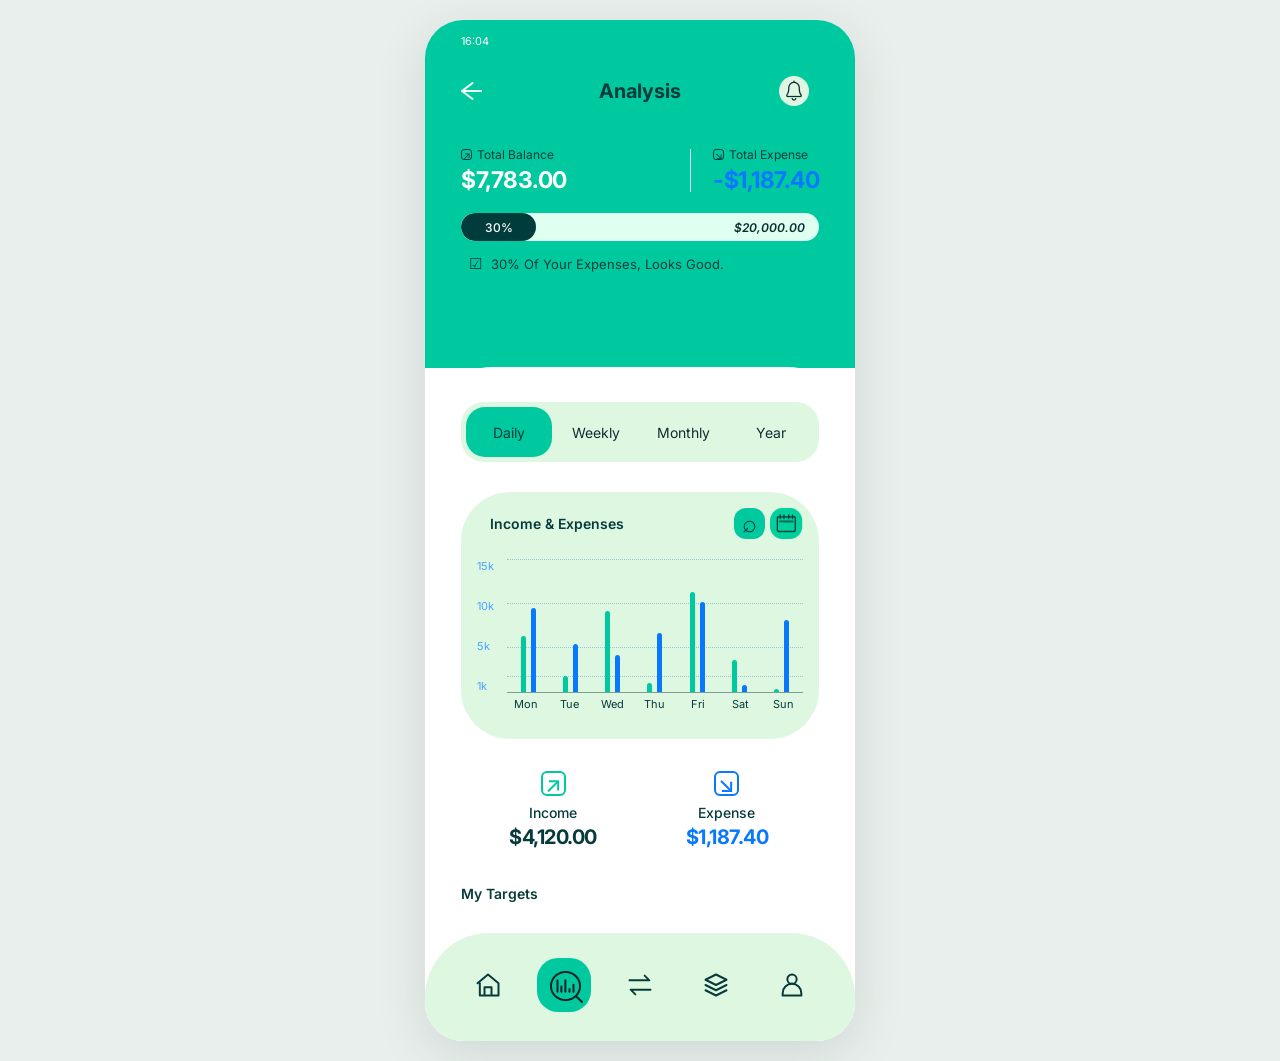
<file: Daily.html>
<!DOCTYPE html>
<html lang="en">
<head>
  <meta charset="UTF-8">
  <meta name="viewport" content="width=device-width, initial-scale=1.0">
  <title>Analysis Dashboard</title>
  <link rel="stylesheet" href="./css/Daily.css">
</head>
<body>
  
  <main class="phone">
    <section class="top">
      <div class="status">
              <span>16:04</span>
        
      </div>
      <header class="header">
        <img src="./poblic/image/bring back.png" alt="">
        <h1>Analysis</h1>
        <img src="./poblic/image/Icon-Notification.png" alt="">

      </header>

      <div class="summary">
        <div class="summary-item">
          <span class="small-label">
            <span class="tiny-icon">↗</span>
            Total Balance
          </span>
          <strong>$7,783.00</strong>
        </div>

        <div class="summary-divider"></div>

        <div class="summary-item expense-summary">
          <span class="small-label">
            <span class="tiny-icon">↘</span>
            Total Expense
          </span>
          <strong>-$1,187.40</strong>
        </div>
      </div>

      <div class="progress-row">
        <span class="progress-percent">30%</span>
        <span class="progress-track">
          <b>$20,000.00</b>
        </span>
      </div>

      <p class="good">
        <span>☑</span>
        30% Of Your Expenses, Looks Good.
      </p>
    </section>

    <section class="content">
      <nav class="period-tabs">
        <a href="#daily" class="active">Daily</a>
        <a href="#weekly">Weekly</a>
        <a href="#monthly">Monthly</a>
        <a href="#year">Year</a>
      </nav>

      <section class="chart-card">
        <div class="chart-heading">
          <h2>Income &amp; Expenses</h2>

          <div class="chart-actions">
            <button>⌕</button>
            <img src="./poblic/image/Calender.png" alt="">
          </div>
        </div>

        <div class="chart">
          <div class="y-labels">
            <span>15k</span>
            <span>10k</span>
            <span>5k</span>
            <span>1k</span>
          </div>

          <div class="plot">
            <div class="gridline g1"></div>
            <div class="gridline g2"></div>
            <div class="gridline g3"></div>
            <div class="gridline g4"></div>

            <div class="bars">
              <div class="day-bars">
                <i class="bar income" style="height:42%"></i>
                <i class="bar expense" style="height:63%"></i>
              </div>

              <div class="day-bars">
                <i class="bar income" style="height:12%"></i>
                <i class="bar expense" style="height:36%"></i>
              </div>

              <div class="day-bars">
                <i class="bar income" style="height:61%"></i>
                <i class="bar expense" style="height:28%"></i>
              </div>

              <div class="day-bars">
                <i class="bar income" style="height:7%"></i>
                <i class="bar expense" style="height:44%"></i>
              </div>

              <div class="day-bars">
                <i class="bar income" style="height:75%"></i>
                <i class="bar expense" style="height:68%"></i>
              </div>

              <div class="day-bars">
                <i class="bar income" style="height:24%"></i>
                <i class="bar expense" style="height:5%"></i>
              </div>

              <div class="day-bars">
                <i class="bar income" style="height:0%"></i>
                <i class="bar expense" style="height:54%"></i>
              </div>
            </div>

            <div class="x-labels">
              <span>Mon</span>
              <span>Tue</span>
              <span>Wed</span>
              <span>Thu</span>
              <span>Fri</span>
              <span>Sat</span>
              <span>Sun</span>
            </div>
          </div>
        </div>
      </section>

      <section class="totals">
        <div class="total-item">
          <div class="total-icon income-icon">↗</div>
          <span>Income</span>
          <strong>$4,120.00</strong>
        </div>

        <div class="total-item">
          <div class="total-icon expense-icon">↘</div>
          <span>Expense</span>
          <strong class="blue">$1,187.40</strong>
        </div>
      </section>

      <h2 class="targets-title">My Targets</h2>
    </section>

    <nav class="bottom-nav">
      <a href="#" aria-label="Home">
        <svg viewBox="0 0 24 24">
          <path d="M3 10.5 12 3l9 7.5V21H5V10.5M9 21v-7h6v7"/>
        </svg>
      </a>

      <a href="#" class="selected" aria-label="Analysis">
       <img src="./poblic/image/Analysis.png" alt="">
          <path d="M4 20V10M9 20V5M14 20v-7M19 20V8M2 21h20"/>
          <circle cx="12" cy="12" r="10"/>
        </svg>
      </a>

      <a href="#" aria-label="Transfer">
        <svg viewBox="0 0 24 24">
          <path d="M3 8h17l-4-4M21 16H4l4 4"/>
        </svg>
      </a>

      <a href="#" aria-label="Cards">
        <svg viewBox="0 0 24 24">
          <path d="m12 3 9 4.5-9 4.5-9-4.5L12 3ZM3 12l9 4.5 9-4.5M3 16.5 12 21l9-4.5"/>
        </svg>
      </a>

      <a href="#" aria-label="Profile">
        <svg viewBox="0 0 24 24">
          <circle cx="12" cy="7" r="4"/>
          <path d="M4 21v-2a8 8 0 0 1 16 0v2Z"/>
        </svg>
      </a>
    </nav>
  </main>
</body>
</html>
</file>
<file: css/Daily.css>
@import url('https://fonts.googleapis.com/css2?family=Inter:wght@400;500;600;700&display=swap');

:root {
  --green: #00c99f;
  --dark: #073b3b;
  --mint: #ddf7e1;
  --blue: #0878ff;
}

* {
  box-sizing: border-box;
}

body {
  margin: 0;
  background: #e9efec;
  font-family: 'Inter', Arial, sans-serif;
  color: var(--dark);
  display: flex;
  justify-content: center;
  min-height: 100vh;
}

button {
  font: inherit;
  cursor: pointer;
  border: 0;
}

.phone {
  width: 100%;
  max-width: 430px;
  min-height: 932px;
  background: white;
  overflow: hidden;
  position: relative;
  border-radius: 38px 38px 0 0;
}

.top {
  height: 348px;
  background: var(--green);
  color: #003d3b;
  padding: 8px 36px 0;
  position: relative;
}

.status {
  height: 25px;
  display: flex;
  justify-content: space-between;
  align-items: center;
  color: white;
  font-size: 11px;
  font-weight: 7  w00;
}

.header {
  height: 76px;
  display: grid;
  grid-template-columns: 40px 1fr 40px;
  align-items: center;
  text-align: center;
}

.header h1 {
  font-size: 20px;
  margin: 0;
  font-weight: 700;
  color: #003c3b;
}

.back {
  color: white;
  font-size: 36px;
  line-height: 1;
  text-align: left;
  text-decoration: none;
}

.bell {
  width: 30px;
  height: 30px;
  border-radius: 50%;
  background: #e1f9eb;
  color: var(--dark);
  font-size: 19px;
  justify-self: end;
}

.summary {
  display: flex;
  align-items: center;
  margin: 18px 0 19px;
  gap: 22px;
}

.summary-item {
  display: flex;
  flex-direction: column;
  gap: 4px;
  min-width: 0;
}

.small-label {
  font-size: 12px;
  white-space: nowrap;
  display: flex;
  align-items: center;
  gap: 5px;
}

.tiny-icon {
  font-size: 10px;
  border: 1px solid currentColor;
  border-radius: 3px;
  width: 11px;
  height: 11px;
  display: inline-flex;
  align-items: center;
  justify-content: center;
}

.summary-item strong {
  font-size: 23px;
  letter-spacing: -0.5px;
  color: white;
  white-space: nowrap;
}

.expense-summary strong {
  color: var(--blue);
}

.summary-divider {
  height: 43px;
  width: 1px;
  background: rgba(255, 255, 255, 0.85);
  flex-shrink: 0;
  margin-left: auto;
}

.progress-row {
  display: flex;
  align-items: center;
  height: 28px;
  background: #dffff0;
  border-radius: 18px;
  overflow: hidden;
  color: #092f30;
  font-size: 12px;
  font-weight: 500;
}

.progress-percent {
  height: 100%;
  width: 21%;
  display: flex;
  align-items: center;
  justify-content: center;
  background: #003c3b;
  color: white;
  border-radius: 18px;
}

.progress-track {
  position: relative;
  flex: 1;
  height: 100%;
  display: flex;
  align-items: center;
  justify-content: flex-end;
  padding-right: 14px;
}

.progress-track b {
  font-weight: 600;
  font-style: italic;
}

.good {
  margin: 13px 0 0 8px;
  font-size: 13px;
  display: flex;
  align-items: center;
  gap: 9px;
}

.good span {
  font-size: 15px;
}

.content {
  position: relative;
  margin-top: -1px;
  background: white;
  border-radius: 68px 68px 0 0;
  padding: 35px 36px 130px;
  min-height: 540px;
}

.period-tabs {
  height: 60px;
  border-radius: 23px;
  background: var(--mint);
  display: flex;
  align-items: center;
  padding: 5px;
  gap: 1px;
}

.period-tabs a {
  flex: 1;
  height: 50px;
  display: flex;
  align-items: center;
  justify-content: center;
  text-decoration: none;
  color: #102e30;
  border-radius: 19px;
  font-size: 14px;
  padding: 0 4px;
}

.period-tabs a.active {
  background: var(--green);
  color: #003b3a;
}

.chart-card {
  background: var(--mint);
  border-radius: 49px;
  margin-top: 30px;
  padding: 16px 16px 17px;
  min-height: 247px;
}

.chart-heading {
  display: flex;
  align-items: center;
  justify-content: space-between;
  padding: 0 0 12px 13px;
}

.chart-heading h2 {
  font-size: 14px;
  font-weight: 600;
  margin: 0;
}

.chart-actions {
  display: flex;
  gap: 5px;
}

.chart-actions button {
  width: 31px;
  height: 31px;
  border-radius: 12px;
  background: var(--green);
  color: #003b3a;
  font-size: 25px;
  display: grid;
  place-items: center;
  line-height: 1;
}

.chart {
  height: 171px;
  display: flex;
  position: relative;
  padding-top: 8px;
}

.y-labels {
  width: 30px;
  display: flex;
  flex-direction: column;
  justify-content: space-between;
  height: 134px;
  color: #48a5ff;
  font-size: 11px;
  position: relative;
  z-index: 2;
}

.plot {
  position: relative;
  flex: 1;
  height: 134px;
  border-bottom: 1px solid #7b9e95;
}

.gridline {
  position: absolute;
  left: 0;
  right: 0;
  border-top: 1px dotted #94c9dc;
}

.g1 { top: 0; }
.g2 { top: 33%; }
.g3 { top: 66%; }
.g4 { top: 88%; }

.bars {
  position: absolute;
  inset: 0;
  display: flex;
  align-items: flex-end;
  justify-content: space-around;
  z-index: 1;
}

.day-bars {
  height: 100%;
  width: 10%;
  display: flex;
  justify-content: center;
  align-items: flex-end;
  gap: 5px;
}

.bar {
  display: block;
  width: 5px;
  border-radius: 4px 4px 0 0;
  min-height: 3px;
}

.bar.income {
  background: var(--green);
}

.bar.expense {
  background: var(--blue);
}

.x-labels {
  position: absolute;
  top: 138px;
  left: -2px;
  right: -2px;
  display: flex;
  justify-content: space-around;
  font-size: 11px;
  color: var(--dark);
}

.x-labels span {
  width: 10%;
  text-align: center;
}

.totals {
  display: flex;
  justify-content: space-between;
  margin: 32px 0 0;
  padding: 0 12px;
}

.total-item {
  width: 48%;
  display: flex;
  align-items: center;
  flex-direction: column;
  gap: 4px;
  font-size: 14px;
  font-weight: 500;
}

.total-icon {
  width: 25px;
  height: 25px;
  border: 2px solid var(--green);
  border-radius: 6px;
  color: var(--green);
  display: grid;
  place-items: center;
  font-size: 22px;
  line-height: 18px;
  margin-bottom: 4px;
}

.expense-icon {
  border-color: var(--blue);
  color: var(--blue);
}

.total-item strong {
  font-size: 20px;
  letter-spacing: -0.5px;
  white-space: nowrap;
}

.total-item .blue {
  color: var(--blue);
}

.targets-title {
  font-size: 14px;
  font-weight: 600;
  margin: 36px 0 9px;
}

.bottom-nav {
  position: absolute;
  bottom: 0;
  left: 0;
  right: 0;
  height: 108px;
  background: var(--mint);
  border-radius: 64px 64px 0 0;
  display: flex;
  align-items: flex-start;
  padding: 25px 36px 0;
  justify-content: space-between;
}

.bottom-nav a {
  height: 54px;
  width: 54px;
  display: grid;
  place-items: center;
  background: transparent;
  border-radius: 21px;
  padding: 13px;
}

.bottom-nav a.selected {
  background: var(--green);
}

.bottom-nav svg {
  width: 28px;
  height: 28px;
  fill: none;
  stroke: var(--dark);
  stroke-width: 1.7;
  stroke-linecap: round;
  stroke-linejoin: round;
}

@media (min-width: 500px) {
  body {
    padding: 20px 0;
  }

  .phone {
    min-height: 932px;
    box-shadow: 0 12px 50px #163a3020;
    border-radius: 38px;
  }
}

@media (max-width: 370px) {
  .top {
    padding-left: 25px;
    padding-right: 25px;
  }

  .content {
    padding-left: 25px;
    padding-right: 25px;
  }

  .summary {
    gap: 12px;
  }

  .summary-item strong {
    font-size: 20px;
  }

  .chart-card {
    padding-left: 12px;
    padding-right: 12px;
  }

  .bottom-nav {
    padding-left: 22px;
    padding-right: 22px;
  }
}
</file>
